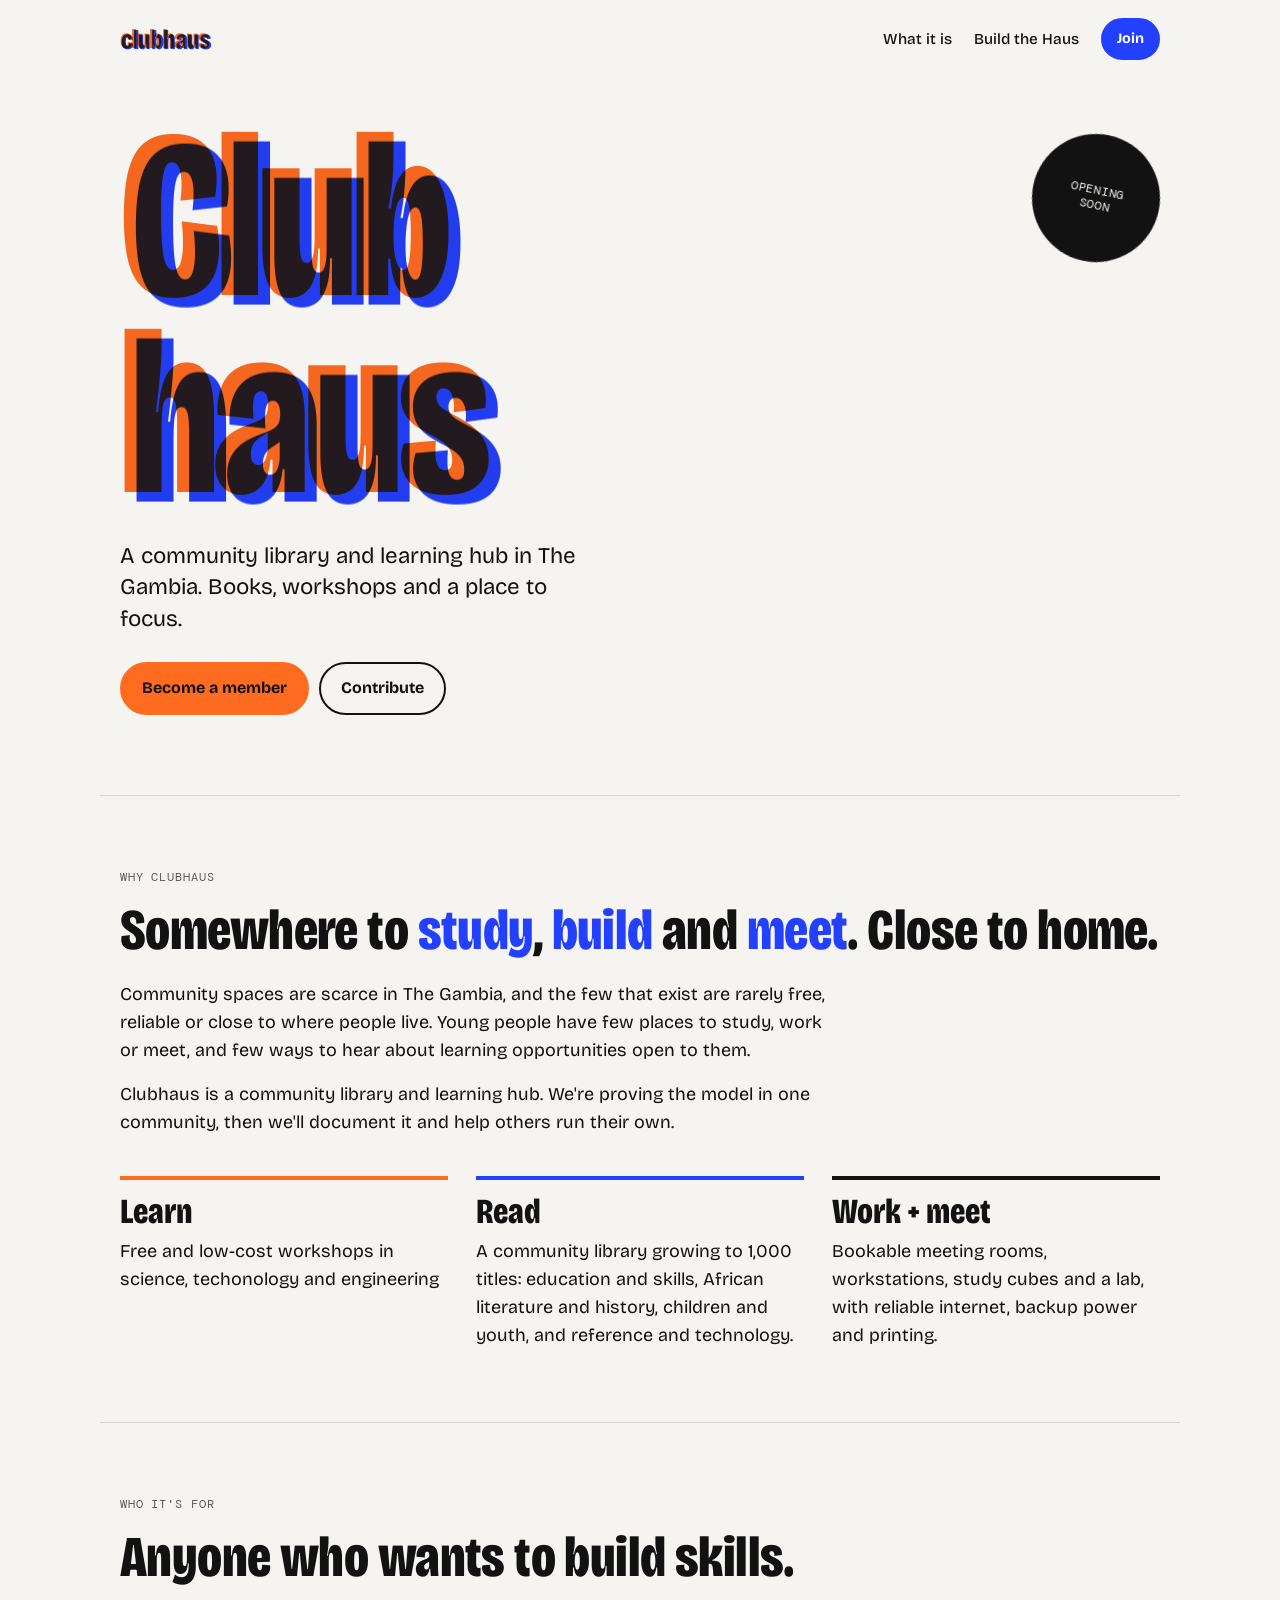
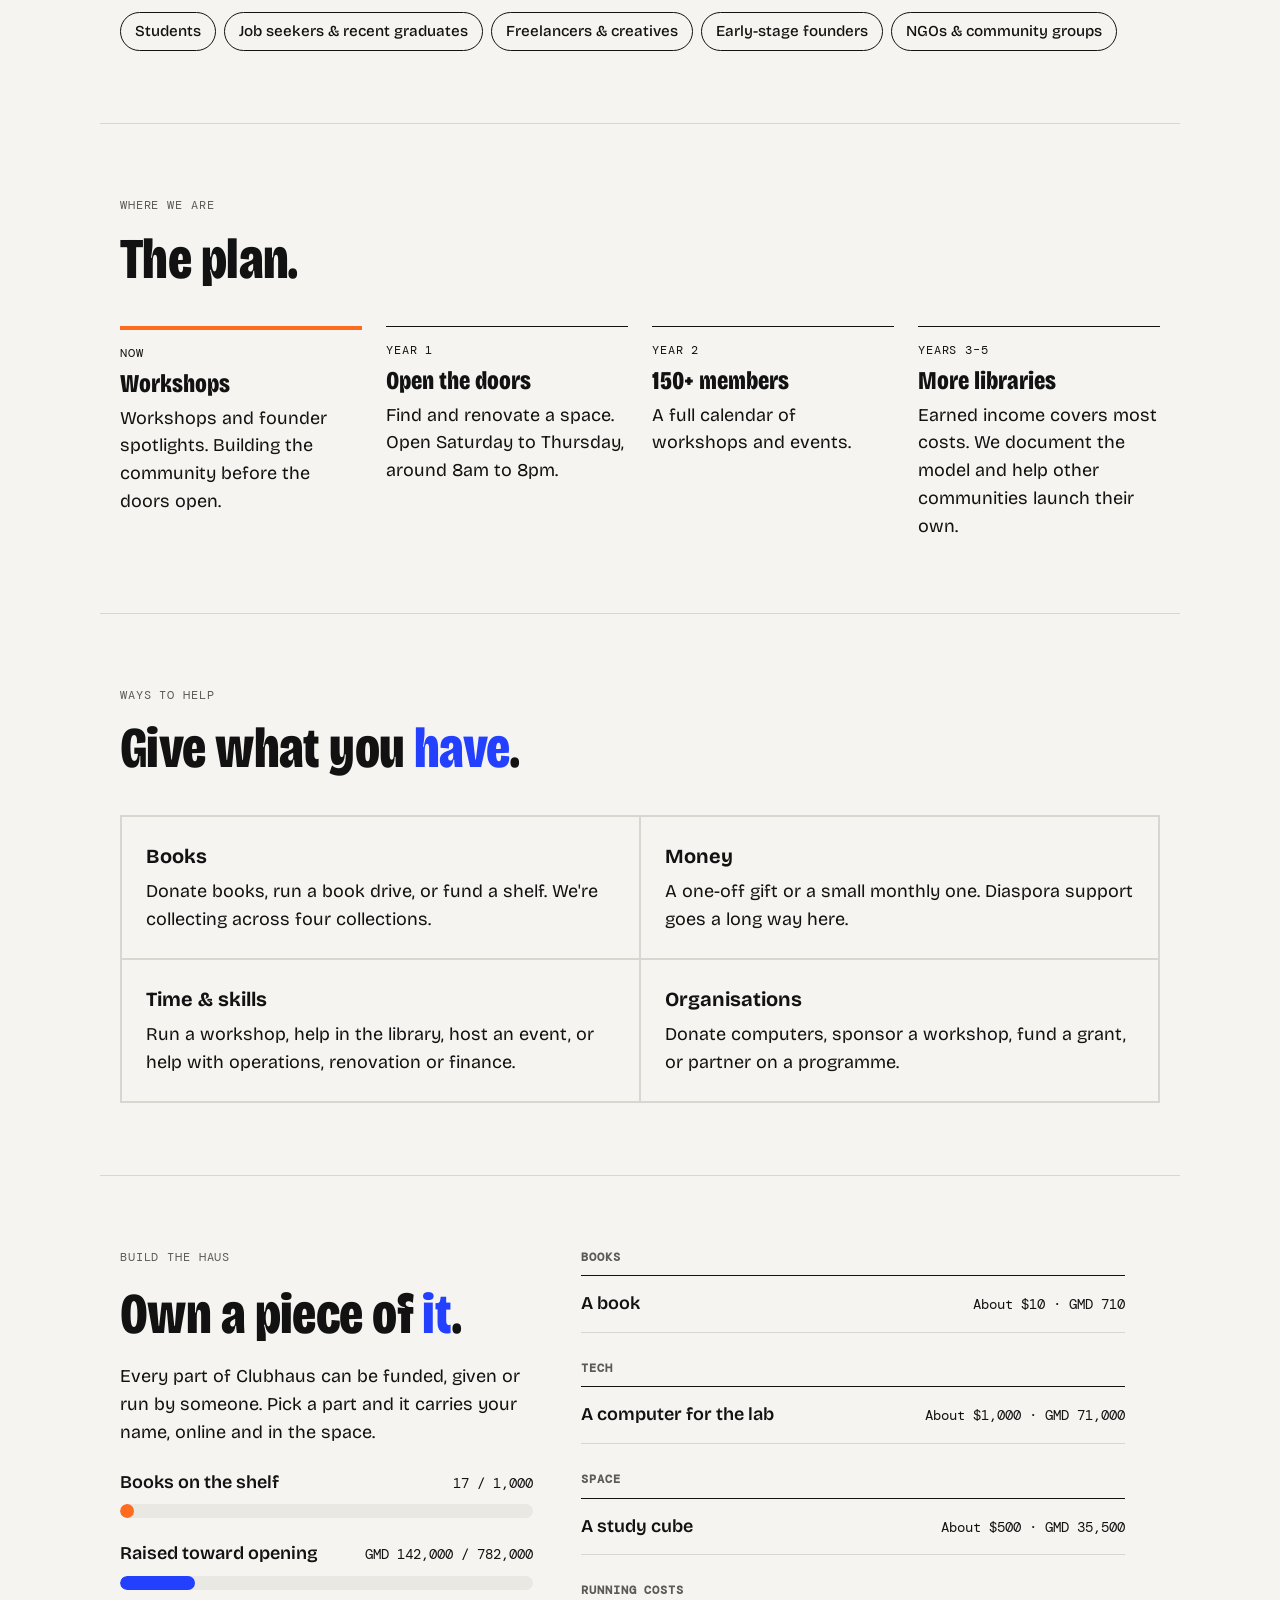
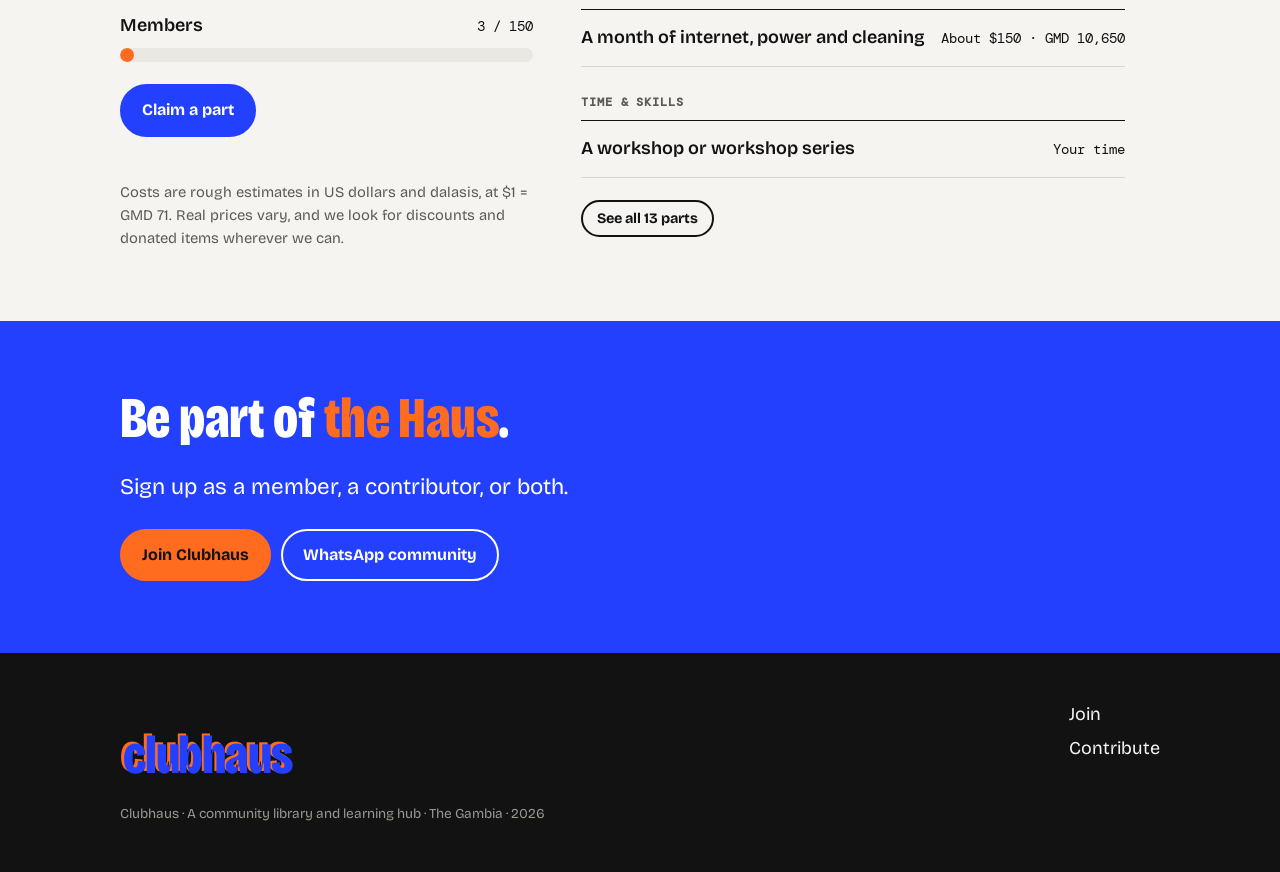
<file: index.html>
<!doctype html>
<html lang="en">
<head>
<meta charset="utf-8">
<meta name="viewport" content="width=device-width, initial-scale=1, viewport-fit=cover">
<title>Clubhaus · library and learning hub in The Gambia</title>
<meta name="description" content="Clubhaus is a community library and learning hub in The Gambia. Books, workshops and a place to focus.">
<meta property="og:title" content="Clubhaus">
<meta property="og:description" content="A library and learning hub in The Gambia. Books, workshops and a place to focus.">
<meta property="og:type" content="website">
<meta name="theme-color" content="#F5F4F0">
<link rel="icon" href="favicon.svg" type="image/svg+xml">
<link rel="preconnect" href="https://fonts.googleapis.com">
<link rel="preconnect" href="https://fonts.gstatic.com" crossorigin>
<link rel="stylesheet" href="https://fonts.googleapis.com/css2?family=Bricolage+Grotesque:opsz,wdth,wght@12..96,75..100,400..800&family=DM+Mono:wght@400;500&display=swap">
<link rel="stylesheet" href="assets/style.css">
</head>
<body>

<header class="wrap nav">
  <a class="brand ov" href="./" aria-label="Clubhaus home"><span class="o1">clubhaus</span><span class="o2" aria-hidden="true">clubhaus</span></a>
  <nav aria-label="Main">
    <ul>
      <li class="hide-sm"><a class="link" href="#what">What it is</a></li>
      <li class="hide-sm"><a class="link" href="#build">Build the Haus</a></li>
      <li><a class="btn sm blue" href="join.html">Join</a></li>
    </ul>
  </nav>
</header>

<main>
  <section class="wrap hero">
    <h1 class="ov" aria-label="Clubhaus"><span class="o1">Club<br>haus</span><span class="o2" aria-hidden="true">Club<br>haus</span></h1>
    <div class="sticker">Opening<br>soon</div>
    <p class="lede">A community library and learning hub in The Gambia. Books, workshops and a place to focus.</p>
    <div class="btns">
      <a class="btn orange" href="join.html">Become a member</a>
      <a class="btn" href="join.html#contribute">Contribute</a>
    </div>
  </section>

  <section class="wrap" id="what">
    <span class="kicker mono">Why Clubhaus</span>
    <h2 class="h2">Somewhere to <em>study</em>, <em>build</em> and <em>meet</em>. Close to home.</h2>
    <div class="body" style="margin-top:24px;display:grid;gap:16px">
      <p>Community spaces are scarce in The Gambia, and the few that exist are rarely free, reliable or close to where people live. Young people have few places to study, work or meet, and few ways to hear about learning opportunities open to them.</p>
      <p>Clubhaus is a community library and learning hub. We're proving the model in one community, then we'll document it and help others run their own.</p>
    </div>
    <div class="offer">
      <div><h3>Learn</h3><p>Free and low-cost workshops in science, techonology and engineering</p></div>
      <div><h3>Read</h3><p>A community library growing to 1,000 titles: education and skills, African literature and history, children and youth, and reference and technology.</p></div>
      <div><h3>Work + meet</h3><p>Bookable meeting rooms, workstations, study cubes and a lab, with reliable internet, backup power and printing.</p></div>
    </div>
  </section>

  <section class="wrap">
    <span class="kicker mono">Who it's for</span>
    <h2 class="h2">Anyone who wants to build skills.</h2>
    <div class="chips">
      <span class="chip">Students</span>
      <span class="chip">Job seekers &amp; recent graduates</span>
      <span class="chip">Freelancers &amp; creatives</span>
      <span class="chip">Early-stage founders</span>
      <span class="chip">NGOs &amp; community groups</span>
    </div>
  </section>

  <section class="wrap">
    <span class="kicker mono">Where we are</span>
    <h2 class="h2">The plan.</h2>
    <ol class="road">
      <li class="now"><span class="mono">Now</span><b>Workshops</b><p>Workshops and founder spotlights. Building the community before the doors open.</p></li>
      <li><span class="mono">Year 1</span><b>Open the doors</b><p>Find and renovate a space. Open Saturday to Thursday, around 8am to 8pm.</p></li>
      <li><span class="mono">Year 2</span><b>150+ members</b><p>A full calendar of workshops and events.</p></li>
      <li><span class="mono">Years 3–5</span><b>More libraries</b><p>Earned income covers most costs. We document the model and help other communities launch their own.</p></li>
    </ol>
  </section>

  <section class="wrap">
    <span class="kicker mono">Ways to help</span>
    <h2 class="h2">Give what you <em>have</em>.</h2>
    <div class="ways">
      <div><h3>Books</h3><p>Donate books, run a book drive, or fund a shelf. We're collecting across four collections.</p></div>
      <div><h3>Money</h3><p>A one-off gift or a small monthly one. Diaspora support goes a long way here.</p></div>
      <div><h3>Time &amp; skills</h3><p>Run a workshop, help in the library, host an event, or help with operations, renovation or finance.</p></div>
      <div><h3>Organisations</h3><p>Donate computers, sponsor a workshop, fund a grant, or partner on a programme.</p></div>
    </div>
  </section>

  <section class="wrap" id="build">
    <div class="split">
      <div style="display:grid;gap:22px">
        <span class="kicker mono" style="margin:0">Build the Haus</span>
        <h2 class="h2">Own a piece of <em>it</em>.</h2>
        <p class="body">Every part of Clubhaus can be funded, given or run by someone. Pick a part and it carries your name, online and in the space.</p>
        <div class="bars" id="progress" aria-live="polite"></div>
        <div class="btns"><a class="btn blue" href="join.html#contribute">Claim a part</a></div>
        <p class="note">Costs are rough estimates in US dollars and dalasis, at $1 = GMD 71. Real prices vary, and we look for discounts and donated items wherever we can.</p>
      </div>
      <div class="parts-wrap">
        <div id="parts"><p class="muted">Loading parts…</p></div>
        <button class="btn sm" id="parts-more" type="button" hidden aria-expanded="false" aria-controls="parts">See all parts</button>
      </div>
    </div>
  </section>

  <section class="band">
    <div class="wrap" style="display:grid;gap:26px">
      <h2 class="h2">Be part of <em>the Haus</em>.</h2>
      <p class="lede">Sign up as a member, a contributor, or both.</p>
      <div class="btns">
        <a class="btn orange" href="join.html">Join Clubhaus</a>
        <a class="btn" data-whatsapp hidden href="#" target="_blank" rel="noopener">WhatsApp community</a>
      </div>
    </div>
  </section>
</main>

<footer>
  <div class="wrap">
    <div class="cols">
      <span class="ov" aria-label="Clubhaus"><span class="o1">clubhaus</span><span class="o2" aria-hidden="true">clubhaus</span></span>
      <ul>
        <li><a href="join.html">Join</a></li>
        <li><a href="join.html#contribute">Contribute</a></li>
        <li><a data-whatsapp hidden href="#" target="_blank" rel="noopener">WhatsApp</a></li>
        <li><a data-email data-show hidden href="#">Email</a></li>
      </ul>
    </div>
    <p class="small">Clubhaus · A community library and learning hub · The Gambia · <span id="year">2026</span></p>
  </div>
</footer>

<script src="assets/site.js"></script>
</body>
</html>
</file>
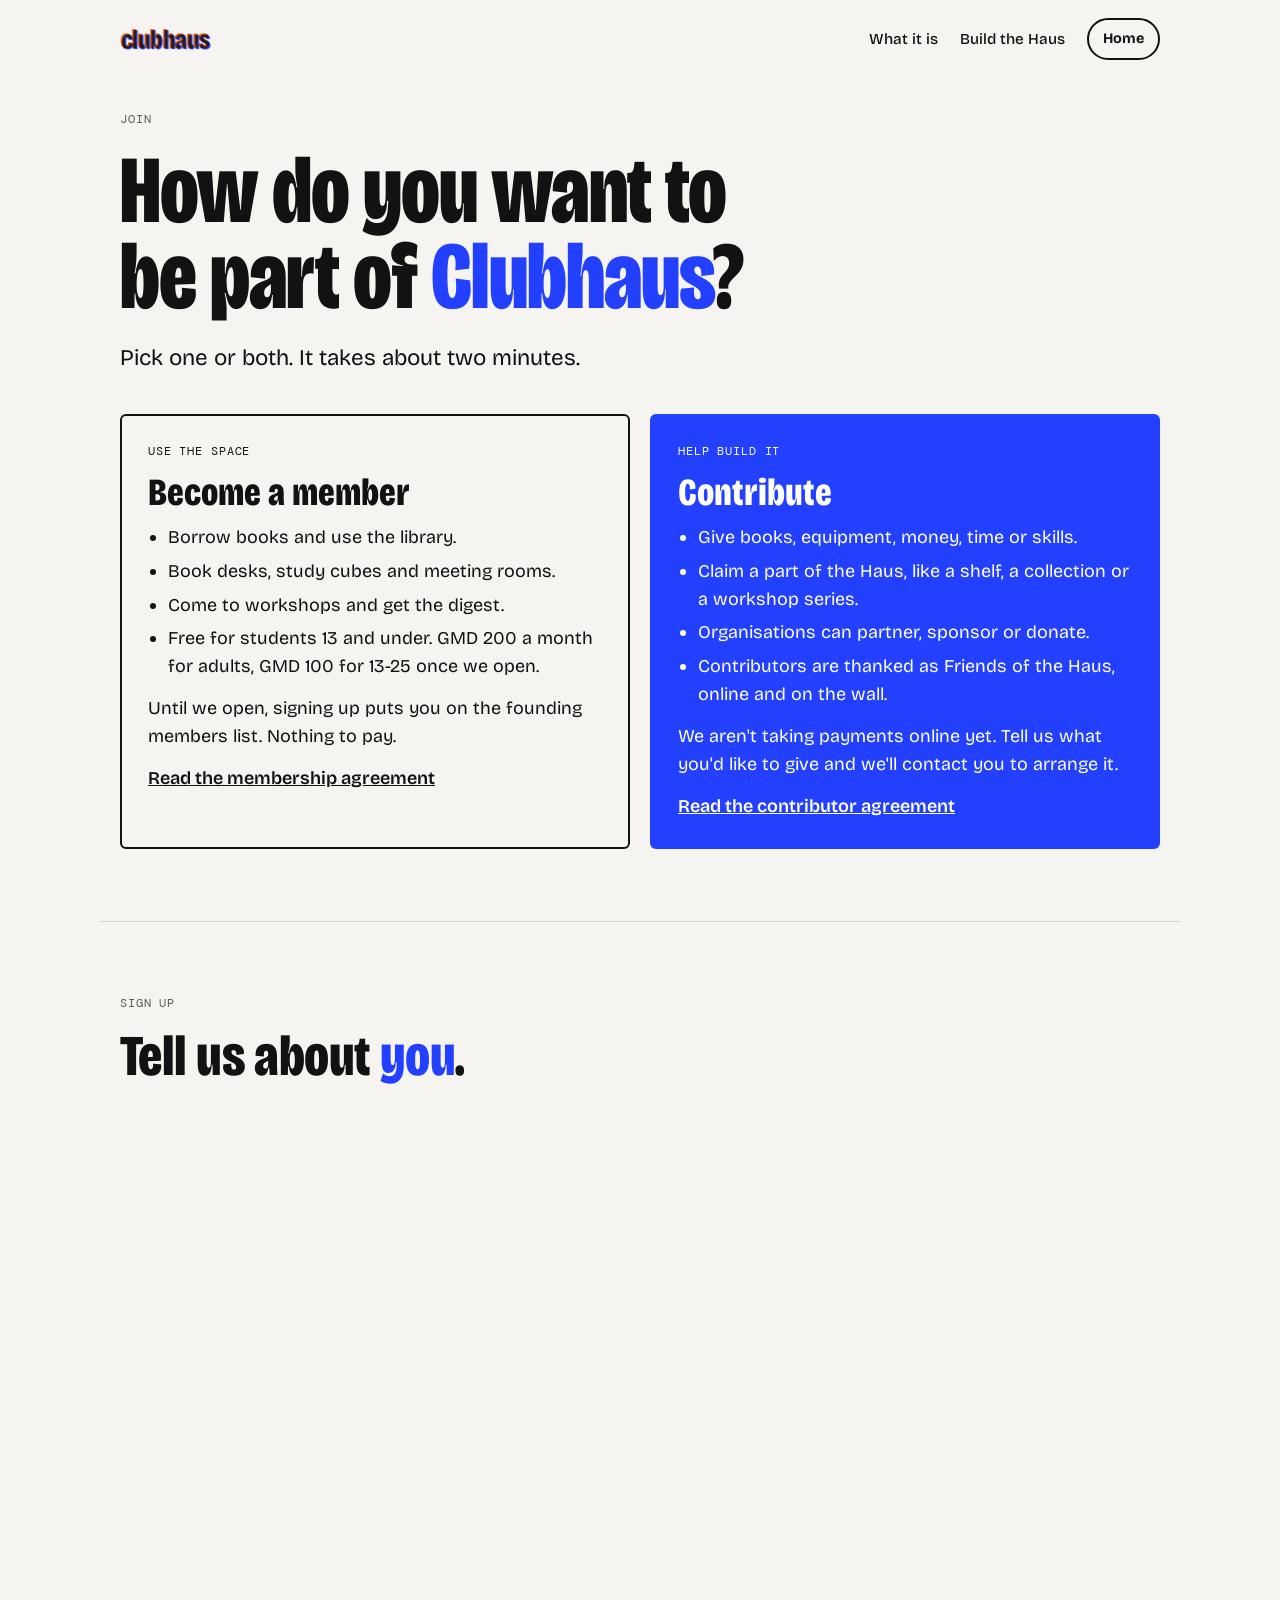
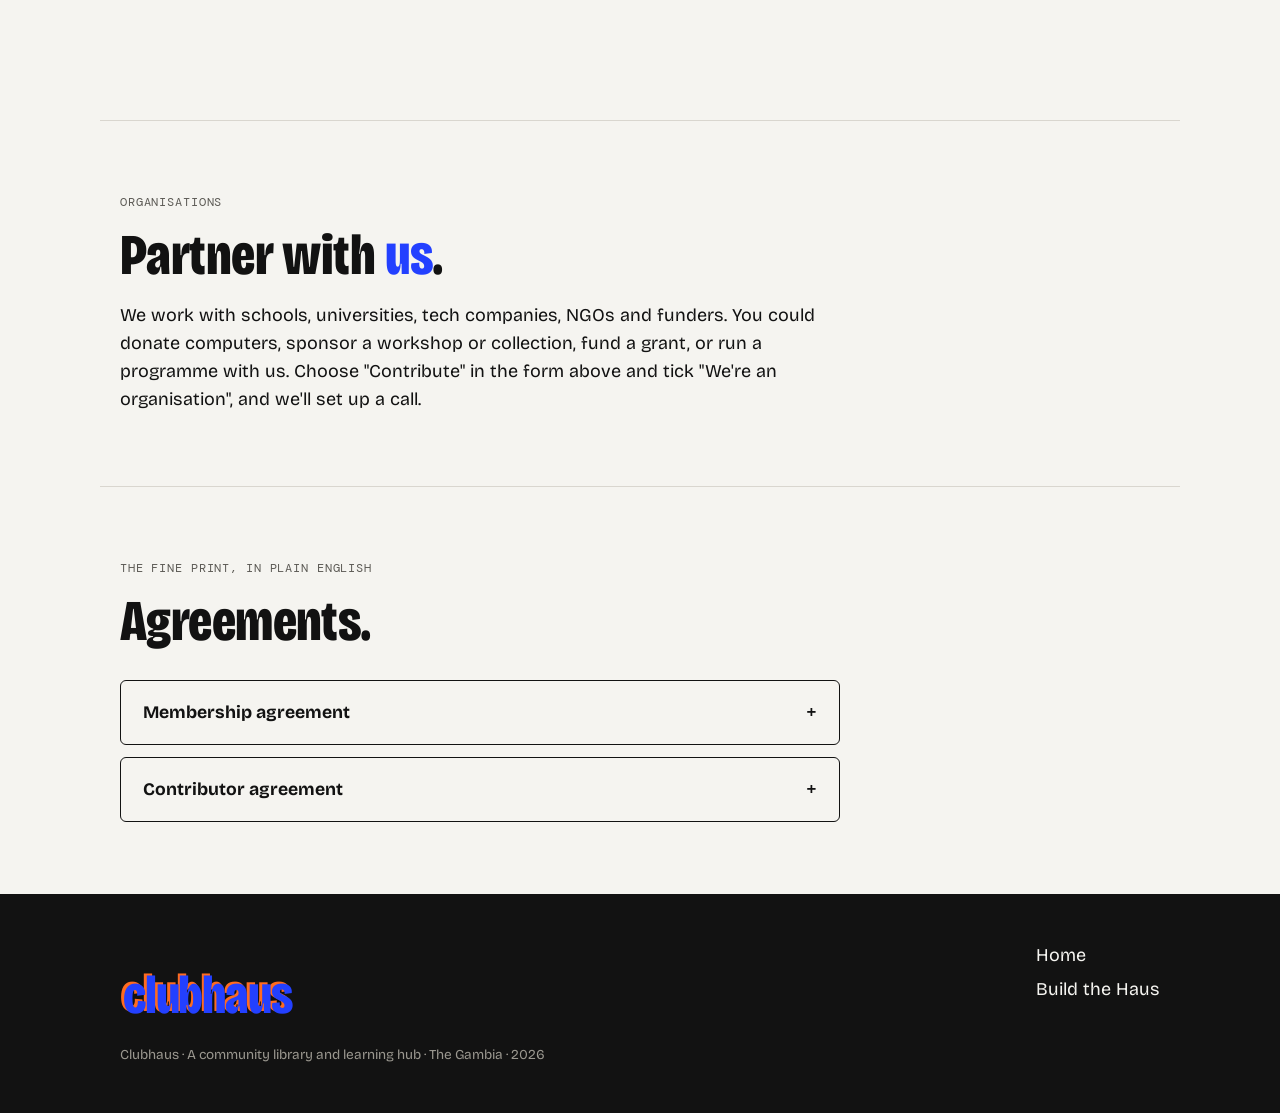
<file: join.html>
<!doctype html>
<html lang="en">
<head>
<meta charset="utf-8">
<meta name="viewport" content="width=device-width, initial-scale=1, viewport-fit=cover">
<title>Join · Clubhaus</title>
<meta name="description" content="Become a member of Clubhaus, contribute to building it, or both.">
<meta property="og:title" content="Join Clubhaus">
<meta property="og:description" content="Become a member, contribute, or both.">
<meta name="theme-color" content="#F5F4F0">
<link rel="icon" href="favicon.svg" type="image/svg+xml">
<link rel="preconnect" href="https://fonts.googleapis.com">
<link rel="preconnect" href="https://fonts.gstatic.com" crossorigin>
<link rel="stylesheet" href="https://fonts.googleapis.com/css2?family=Bricolage+Grotesque:opsz,wdth,wght@12..96,75..100,400..800&family=DM+Mono:wght@400;500&display=swap">
<link rel="stylesheet" href="assets/style.css">
</head>
<body>

<header class="wrap nav">
  <a class="brand ov" href="./" aria-label="Clubhaus home"><span class="o1">clubhaus</span><span class="o2" aria-hidden="true">clubhaus</span></a>
  <nav aria-label="Main">
    <ul>
      <li class="hide-sm"><a class="link" href="./#what">What it is</a></li>
      <li class="hide-sm"><a class="link" href="./#build">Build the Haus</a></li>
      <li><a class="btn sm" href="./">Home</a></li>
    </ul>
  </nav>
</header>

<main>
  <section class="wrap" style="padding-top:32px">
    <span class="kicker mono">Join</span>
    <h1 class="h2" style="font-size:clamp(3rem,10vw,6rem)">How do you want to be part of <em>Clubhaus</em>?</h1>
    <p class="lede" style="margin-top:22px">Pick one or both. It takes about two minutes.</p>

    <div class="paths">
      <div class="path" id="member">
        <span class="mono">Use the space</span>
        <h2>Become a member</h2>
        <ul>
          <li>Borrow books and use the library.</li>
          <li>Book desks, study cubes and meeting rooms.</li>
          <li>Come to workshops and get the digest.</li>
          <li>Free for students 13 and under. GMD 200 a month for adults, GMD 100 for 13-25 once we open.</li>
        </ul>
        <p>Until we open, signing up puts you on the founding members list. Nothing to pay.</p>
        <a href="#agree-member">Read the membership agreement</a>
      </div>
      <div class="path alt" id="contribute">
        <span class="mono">Help build it</span>
        <h2>Contribute</h2>
        <ul>
          <li>Give books, equipment, money, time or skills.</li>
          <li>Claim a part of the Haus, like a shelf, a collection or a workshop series.</li>
          <li>Organisations can partner, sponsor or donate.</li>
          <li>Contributors are thanked as Friends of the Haus, online and on the wall.</li>
        </ul>
        <p>We aren't taking payments online yet. Tell us what you'd like to give and we'll contact you to arrange it.</p>
        <a href="#agree-contributor">Read the contributor agreement</a>
      </div>
    </div>
  </section>

  <section class="wrap" id="form">
    <span class="kicker mono">Sign up</span>
    <h2 class="h2">Tell us about <em>you</em>.</h2>
    <div class="formbox" id="tally">
      <div class="fallback">
        <p><strong>The sign-up form is coming very soon.</strong></p>
        <p class="muted">In the meantime, reach out and we'll add you to the list.</p>
        <div class="btns">
          <a class="btn blue" data-whatsapp hidden href="#" target="_blank" rel="noopener">Message us on WhatsApp</a>
          <a class="btn" data-email hidden href="#">Email us</a>
        </div>
      </div>
    </div>
  </section>

  <section class="wrap" id="partner">
    <span class="kicker mono">Organisations</span>
    <h2 class="h2">Partner with <em>us</em>.</h2>
    <p class="body" style="margin-top:20px">We work with schools, universities, tech companies, NGOs and funders. You could donate computers, sponsor a workshop or collection, fund a grant, or run a programme with us. Choose "Contribute" in the form above and tick "We're an organisation", and we'll set up a call.</p>
  </section>

  <section class="wrap" id="agreements">
    <span class="kicker mono">The fine print, in plain English</span>
    <h2 class="h2">Agreements.</h2>
    <div class="agree">

      <details id="agree-member">
        <summary>Membership agreement</summary>
        <div class="doc">
          <p>By becoming a member, you agree to the following.</p>
          <h4>1. Membership</h4>
          <ul>
            <li>Anyone can be a member. Once the space opens, membership is free for children 13 and under, GMD 100 a month for ages 13 to 25, and GMD 200 a month for adults.</li>
            <li>Before we open, members join the founding members list. There's nothing to pay.</li>
            <li>Your membership is personal. Please don't lend your card or account to anyone else.</li>
          </ul>
          <h4>2. Borrowing books</h4>
          <ul>
            <li>Look after what you borrow and return it on time.</li>
            <li>If a book is lost or damaged, tell us. We'll work out a fair way to replace it together.</li>
          </ul>
          <h4>3. Using the space</h4>
          <ul>
            <li>Book rooms, desks and study cubes in advance, and cancel if you can't make it.</li>
            <li>Keep study areas quiet. Leave each space as you found it.</li>
            <li>Take care of the computers, printers and furniture, and report anything broken.</li>
          </ul>
          <h4>4. How we treat each other</h4>
          <ul>
            <li>Be respectful. No harassment, discrimination, threats or bullying.</li>
            <li>Clubhaus welcomes young people. Everyone helps keep it safe for them.</li>
            <li>Don't use our internet or devices for anything illegal or harmful.</li>
          </ul>
          <h4>5. Your information</h4>
          <ul>
            <li>We collect only what we need to run your membership, such as your name, contact details and age group.</li>
            <li>We never sell it or share it outside Clubhaus. Ask us at any time to see or delete it.</li>
          </ul>
          <h4>6. Leaving or being asked to leave</h4>
          <ul>
            <li>You can end your membership at any time by telling us.</li>
            <li>If someone breaks this agreement, we may pause or end their membership. We'll explain why and listen first.</li>
          </ul>
        </div>
      </details>

      <details id="agree-contributor">
        <summary>Contributor agreement</summary>
        <div class="doc">
          <p>This agreement is for people and organisations who help build Clubhaus but are not staff or board members.</p>
          <h4>1. What a contributor is</h4>
          <ul>
            <li>You give time, skills, books, equipment or money to help Clubhaus happen.</li>
            <li>Contributing is voluntary and unpaid unless we agree otherwise in writing. Expenses are paid back only if agreed beforehand.</li>
          </ul>
          <h4>2. Your commitment</h4>
          <ul>
            <li>Do what you said you'd do, and tell us early if your plans change. Stepping back is always fine.</li>
          </ul>
          <h4>3. What "owning a part" means</h4>
          <ul>
            <li>Claiming a part of the Haus, like a shelf, collection or workshop series, means you steward it and get credit for it.</li>
            <li>It's not a legal or financial stake in Clubhaus. Any surplus goes back into the library and programmes.</li>
          </ul>
          <h4>4. Gifts of money and things</h4>
          <ul>
            <li>We use your gift for the part you chose. If that part is already fully funded, or plans change, we'll use it for the closest need and tell you.</li>
            <li>Donated items become Clubhaus property.</li>
          </ul>
          <h4>5. Acting for Clubhaus</h4>
          <ul>
            <li>Don't sign agreements, spend money, collect donations or speak to the media for Clubhaus without written approval from the founder.</li>
          </ul>
          <h4>6. Work you create</h4>
          <ul>
            <li>You keep credit for workshop materials, designs and writing you make for Clubhaus.</li>
            <li>You give Clubhaus permission to use, share and adapt them, usually under a Creative Commons Attribution licence (CC BY 4.0), unless we agree otherwise.</li>
          </ul>
          <h4>7. Conduct and safeguarding</h4>
          <ul>
            <li>Follow the same code of conduct as members.</li>
            <li>When working with anyone under 18, never be alone with them out of sight of others. Report any concern to the founder straight away.</li>
          </ul>
          <h4>8. Privacy and conflicts of interest</h4>
          <ul>
            <li>Keep members' personal information private.</li>
            <li>Tell us if you, or someone close to you, could benefit from a Clubhaus decision you're involved in.</li>
          </ul>
          <h4>9. Recognition</h4>
          <ul>
            <li>Contributors are thanked as Friends of the Haus on the website and in the space, unless you'd rather stay anonymous.</li>
          </ul>
          <h4>10. Stepping back</h4>
          <ul>
            <li>You can stop contributing at any time. Please return any keys, equipment or files that belong to Clubhaus.</li>
          </ul>
        </div>
      </details>

    </div>
  </section>
</main>

<footer>
  <div class="wrap">
    <div class="cols">
      <span class="ov" aria-label="Clubhaus"><span class="o1">clubhaus</span><span class="o2" aria-hidden="true">clubhaus</span></span>
      <ul>
        <li><a href="./">Home</a></li>
        <li><a href="./#build">Build the Haus</a></li>
        <li><a data-whatsapp hidden href="#" target="_blank" rel="noopener">WhatsApp</a></li>
        <li><a data-email data-show hidden href="#">Email</a></li>
      </ul>
    </div>
    <p class="small">Clubhaus · A community library and learning hub · The Gambia · <span id="year">2026</span></p>
  </div>
</footer>

<script src="assets/site.js"></script>
</body>
</html>
</file>
<file: assets/style.css>
/* Clubhaus — Overprint, minimal.
   Two inks (blue + orange) printed slightly off-register, on paper. Everything else stays quiet. */
:root{
  --paper:#F5F4F0;
  --paper-2:#EAE8E2;
  --ink:#121212;
  --muted:#5C5A55;
  --line:#D9D6CF;
  --blue:#2340FF;
  --orange:#FF6B1F;

  --f-display:"Bricolage Grotesque","Arial Narrow",system-ui,sans-serif;
  --f-body:"Bricolage Grotesque",system-ui,-apple-system,"Segoe UI",sans-serif;
  --f-mono:"DM Mono",ui-monospace,Menlo,Consolas,monospace;

  --max:1080px;
  --gutter:max(20px,env(safe-area-inset-left,0px));
  color-scheme:light;
}

*{box-sizing:border-box}
html{-webkit-text-size-adjust:100%;scroll-behavior:smooth}
@media (prefers-reduced-motion:reduce){html{scroll-behavior:auto}}
body{margin:0;background:var(--paper);color:var(--ink);font-family:var(--f-body);font-size:18px;line-height:1.55;font-optical-sizing:auto}
img,svg{max-width:100%}
a{color:inherit}
p{margin:0}
h1,h2,h3{margin:0;text-wrap:balance}
:focus-visible{outline:3px solid var(--blue);outline-offset:3px}
.sr{position:absolute;width:1px;height:1px;overflow:hidden;clip:rect(0 0 0 0);white-space:nowrap}

.wrap{max-width:var(--max);margin:0 auto;padding-left:var(--gutter);padding-right:max(20px,env(safe-area-inset-right,0px))}
.mono{font-family:var(--f-mono);font-size:.78rem;letter-spacing:.07em;text-transform:uppercase}
.muted{color:var(--muted)}

/* ---- overprint: the one bold move ---- */
.ov{position:relative;display:inline-block;font-family:var(--f-display);font-weight:800;font-variation-settings:"wdth" 75;font-stretch:75%;line-height:.82;letter-spacing:-.02em}
.ov > span{display:block;mix-blend-mode:multiply}
.ov .o1{color:var(--orange)}
.ov .o2{position:absolute;inset:0;color:var(--blue);transform:translate(.05em,.04em)}
@media (prefers-reduced-motion:no-preference){
  .hero .ov .o2{animation:register 1.1s cubic-bezier(.2,.7,.2,1) both .15s}
  @keyframes register{from{transform:translate(0,0)}to{transform:translate(.05em,.04em)}}
}

/* ---- nav ---- */
.nav{display:flex;align-items:center;justify-content:space-between;gap:16px;padding-block:18px}
.nav .brand{text-decoration:none;font-size:1.7rem}
.nav ul{list-style:none;margin:0;padding:0;display:flex;gap:22px;align-items:center}
.nav a.link{text-decoration:none;font-size:.95rem;font-weight:500}
.nav a.link:hover{color:var(--blue)}
@media (max-width:620px){.nav .hide-sm{display:none}}

/* ---- buttons ---- */
.btns{display:flex;flex-wrap:wrap;gap:10px}
.btn{display:inline-flex;align-items:center;gap:8px;font-family:var(--f-body);font-weight:700;font-size:1rem;padding:12px 20px;border-radius:999px;border:2px solid var(--ink);text-decoration:none;color:var(--ink);background:transparent;cursor:pointer;transition:transform .15s}
.btn:hover{transform:translateY(-2px)}
.btn.blue{background:var(--blue);border-color:var(--blue);color:#fff}
.btn.orange{background:var(--orange);border-color:var(--orange);color:var(--ink)}
.btn.sm{padding:8px 14px;font-size:.9rem}

/* ---- sections ---- */
section{padding-block:72px}
section + section{border-top:1px solid var(--line)}
.kicker{display:block;margin-bottom:18px;color:var(--muted)}
.h2{font-family:var(--f-display);font-weight:800;font-variation-settings:"wdth" 75;font-stretch:75%;font-size:clamp(2.2rem,6vw,3.6rem);line-height:.9;letter-spacing:-.01em}
.h2 em{font-style:normal;color:var(--blue)}
.lede{font-size:clamp(1.15rem,2.4vw,1.4rem);line-height:1.4;max-width:34ch}
.body{max-width:60ch}

/* hero */
.hero{padding-block:40px 80px;position:relative}
.hero .ov{font-size:clamp(5.2rem,22vw,15rem)}
.hero .lede{margin-top:28px}
.hero .btns{margin-top:28px}
.sticker{position:absolute;right:var(--gutter);top:56px;width:clamp(86px,14vw,128px);aspect-ratio:1;border-radius:50%;background:var(--ink);color:var(--paper);display:grid;place-items:center;text-align:center;transform:rotate(12deg);font-family:var(--f-mono);font-size:clamp(.6rem,1.2vw,.75rem);letter-spacing:.06em;text-transform:uppercase;line-height:1.25;padding:10px}
@media (max-width:620px){.sticker{top:28px;width:84px}}

/* offer */
.offer{display:grid;grid-template-columns:repeat(3,minmax(0,1fr));gap:28px;margin-top:40px}
.offer h3{font-family:var(--f-display);font-weight:800;font-variation-settings:"wdth" 75;font-stretch:75%;font-size:2.2rem;line-height:.9;margin-bottom:10px}
.offer > div{border-top:4px solid var(--ink);padding-top:16px}
.offer > div:nth-child(1){border-color:var(--orange)}
.offer > div:nth-child(2){border-color:var(--blue)}
@media (max-width:760px){.offer{grid-template-columns:1fr}}

/* who */
.chips{display:flex;flex-wrap:wrap;gap:8px;margin-top:28px}
.chip{border:1.5px solid var(--ink);border-radius:999px;padding:7px 14px;font-size:.95rem;font-weight:500}

/* split layout */
.split{display:grid;grid-template-columns:minmax(0,5fr) minmax(0,7fr);gap:48px;align-items:start}
@media (max-width:820px){.split{grid-template-columns:1fr;gap:32px}}

/* progress */
.bars{display:grid;gap:22px}
.bar .top{display:flex;justify-content:space-between;gap:12px;align-items:baseline;flex-wrap:wrap;margin-bottom:8px}
.bar .top span:first-child{font-weight:600}
.bar .top span:last-child{font-family:var(--f-mono);font-size:.85rem;font-variant-numeric:tabular-nums}
.track{height:14px;border-radius:999px;background:var(--paper-2);overflow:hidden}
.fill{height:100%;border-radius:999px;background:var(--orange);min-width:14px}
.bar:nth-child(2) .fill{background:var(--blue)}

/* parts */
.parts{list-style:none;margin:0;padding:0;border-top:1.5px solid var(--ink)}
.parts li{display:grid;grid-template-columns:minmax(0,1fr) auto;gap:6px 16px;padding:14px 0;border-bottom:1px solid var(--line);align-items:baseline}
.parts .name{font-weight:600}
.parts .cost{font-family:var(--f-mono);font-size:.85rem;font-variant-numeric:tabular-nums;white-space:nowrap}
.parts .meta{grid-column:1/-1;font-size:.92rem;color:var(--muted)}
.status{display:inline-block;margin-left:8px;font-family:var(--f-mono);font-size:.68rem;letter-spacing:.06em;text-transform:uppercase;padding:2px 8px;border-radius:999px;vertical-align:2px}
.status.claimed{background:var(--blue);color:#fff}
.status.part{background:var(--orange);color:var(--ink)}
.status.open{border:1px solid var(--muted);color:var(--muted)}
.note{margin-top:22px;font-size:.92rem;color:var(--muted)}

/* ways */
.ways{display:grid;grid-template-columns:repeat(2,minmax(0,1fr));gap:2px;margin-top:40px;background:var(--line);border:2px solid var(--line)}
.ways > div{background:var(--paper);padding:24px}
.ways h3{font-size:1.25rem;font-weight:700;margin-bottom:6px}
@media (max-width:700px){.ways{grid-template-columns:1fr}}

/* roadmap */
.road{list-style:none;margin:40px 0 0;padding:0;display:grid;grid-template-columns:repeat(4,minmax(0,1fr));gap:24px}
.road li{border-top:1.5px solid var(--ink);padding-top:14px;display:grid;gap:8px;align-content:start}
.road li.now{border-top:4px solid var(--orange)}
.road b{font-family:var(--f-display);font-weight:800;font-variation-settings:"wdth" 75;font-stretch:75%;font-size:1.6rem;line-height:1}
@media (max-width:820px){.road{grid-template-columns:repeat(2,minmax(0,1fr))}}
@media (max-width:460px){.road{grid-template-columns:1fr}}

/* cta band */
.band{background:var(--blue);color:#fff;border-top:0 !important}
.band .h2 em{color:var(--orange)}
.band .btn{border-color:#fff;color:#fff}
.band .btn.orange{border-color:var(--orange);color:var(--ink)}

/* footer */
footer{background:var(--ink);color:var(--paper);padding-block:48px}
footer .cols{display:flex;flex-wrap:wrap;justify-content:space-between;gap:28px;align-items:end}
footer .ov{font-size:3.4rem}
footer .ov .o1{color:var(--orange)}
footer .ov > span{mix-blend-mode:normal}
footer .ov .o2{color:var(--blue)}
footer ul{list-style:none;margin:0;padding:0;display:grid;gap:6px}
footer a{text-decoration:none}
footer a:hover{color:var(--orange)}
footer .small{margin-top:28px;color:#9A978F;font-size:.85rem}

/* ---- join page ---- */
.paths{display:grid;grid-template-columns:repeat(2,minmax(0,1fr));gap:20px;margin-top:40px}
.path{border:2px solid var(--ink);border-radius:6px;padding:26px;display:grid;gap:14px;align-content:start}
.path.alt{background:var(--blue);border-color:var(--blue);color:#fff}
.path h2{font-family:var(--f-display);font-weight:800;font-variation-settings:"wdth" 75;font-stretch:75%;font-size:2.4rem;line-height:.9}
.path ul{margin:0;padding-left:1.1em;display:grid;gap:6px}
.path a{font-weight:600}
@media (max-width:760px){.paths{grid-template-columns:1fr}}

.formbox{margin-top:36px;max-width:720px}
.formbox .fallback{border:2px dashed var(--line);border-radius:6px;padding:28px;display:grid;gap:14px}
.formbox iframe{width:100%;border:0;min-height:520px}

.agree{max-width:720px;display:grid;gap:12px;margin-top:32px}
details{border:1.5px solid var(--ink);border-radius:6px;background:var(--paper)}
summary{cursor:pointer;padding:18px 22px;font-weight:700;font-size:1.1rem;list-style:none;display:flex;justify-content:space-between;gap:12px}
summary::-webkit-details-marker{display:none}
summary::after{content:"+";font-family:var(--f-mono);font-weight:500}
details[open] summary::after{content:"–"}
.doc{padding:0 22px 22px;font-size:1rem;display:grid;gap:14px}
.doc h4{margin:10px 0 0;font-size:1rem}
.doc ul{margin:0;padding-left:1.1em;display:grid;gap:4px}
.doc .draft{font-family:var(--f-mono);font-size:.75rem;letter-spacing:.05em;text-transform:uppercase;background:var(--paper-2);padding:8px 10px;border-radius:4px}
@media (max-width:620px){
  .parts li{grid-template-columns:1fr;gap:4px}
  .parts .cost{white-space:normal;color:var(--blue)}
}

/* grouped parts with "see all" */
#parts{display:grid;gap:26px}
.pgroup h3{color:var(--muted);margin-bottom:8px}
#parts:not(.all) .extra{display:none}
.parts-wrap{display:grid;gap:22px;justify-items:start}
</file>
